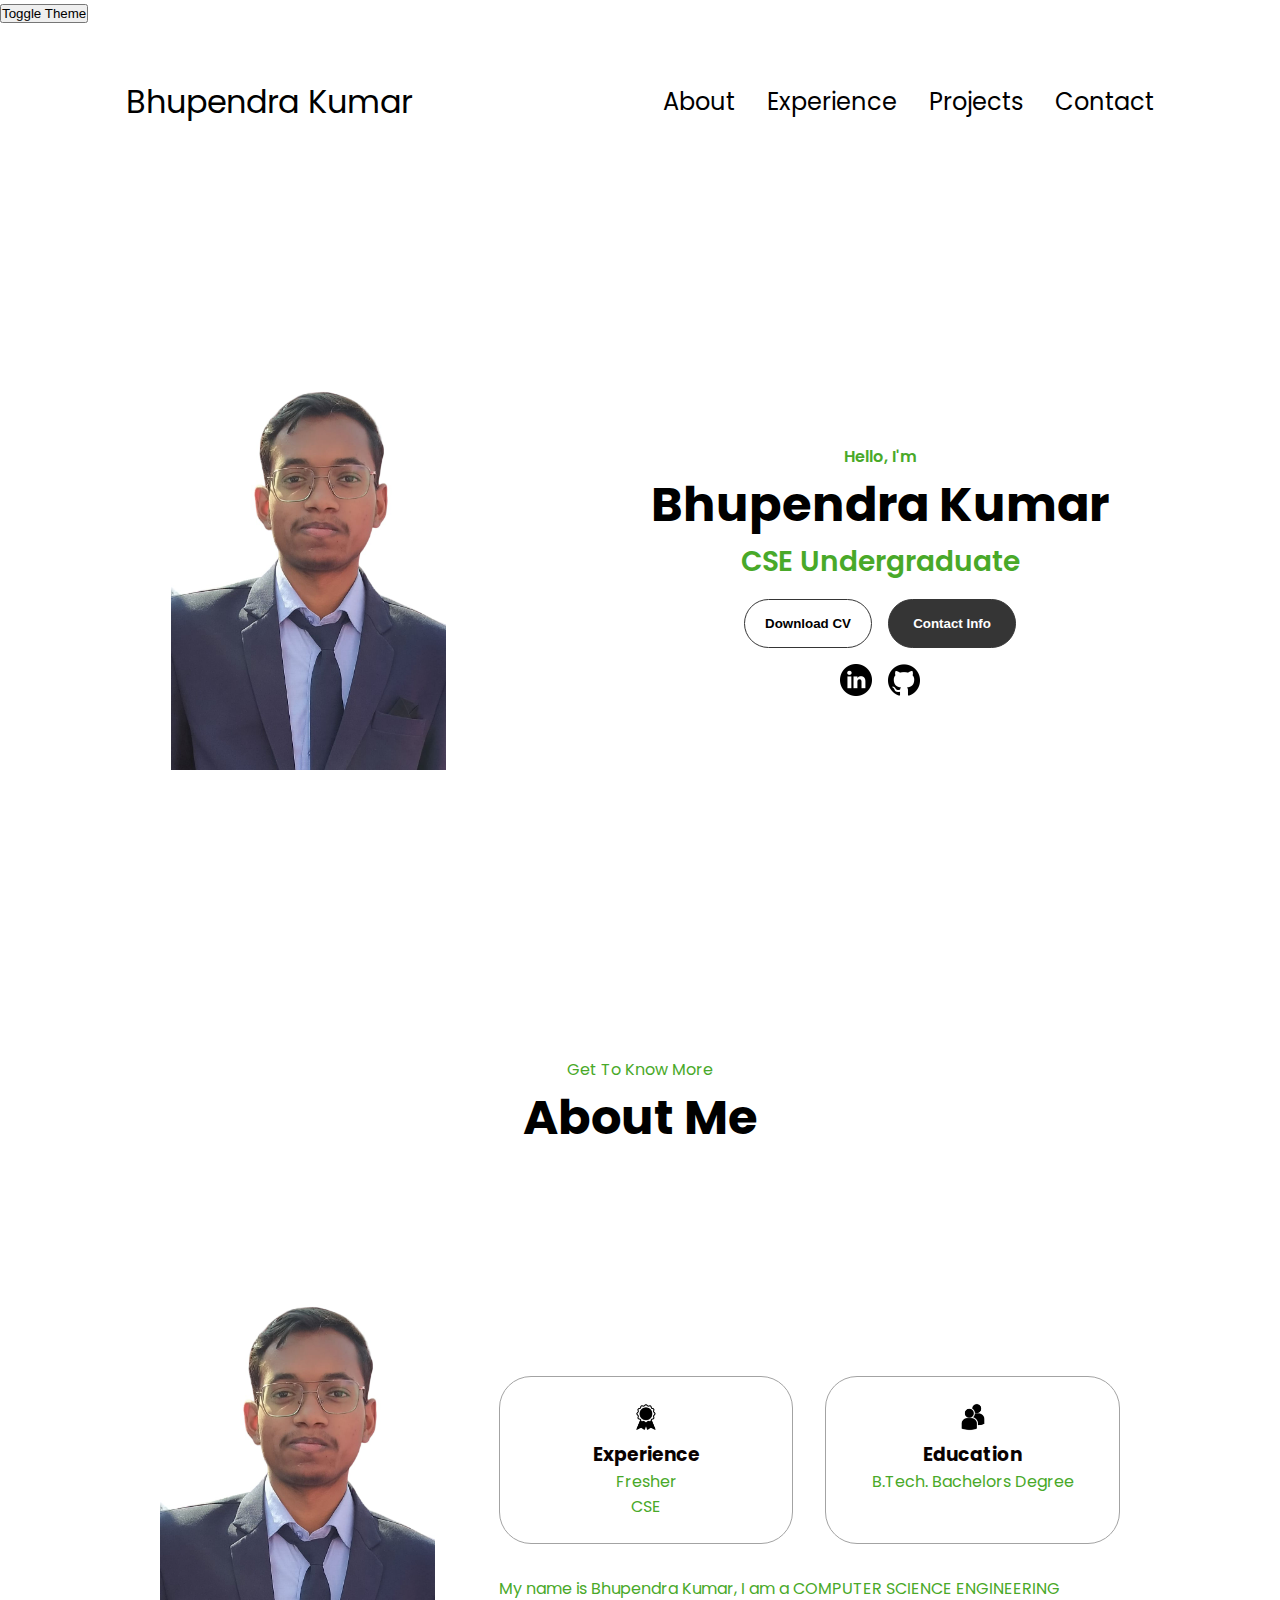
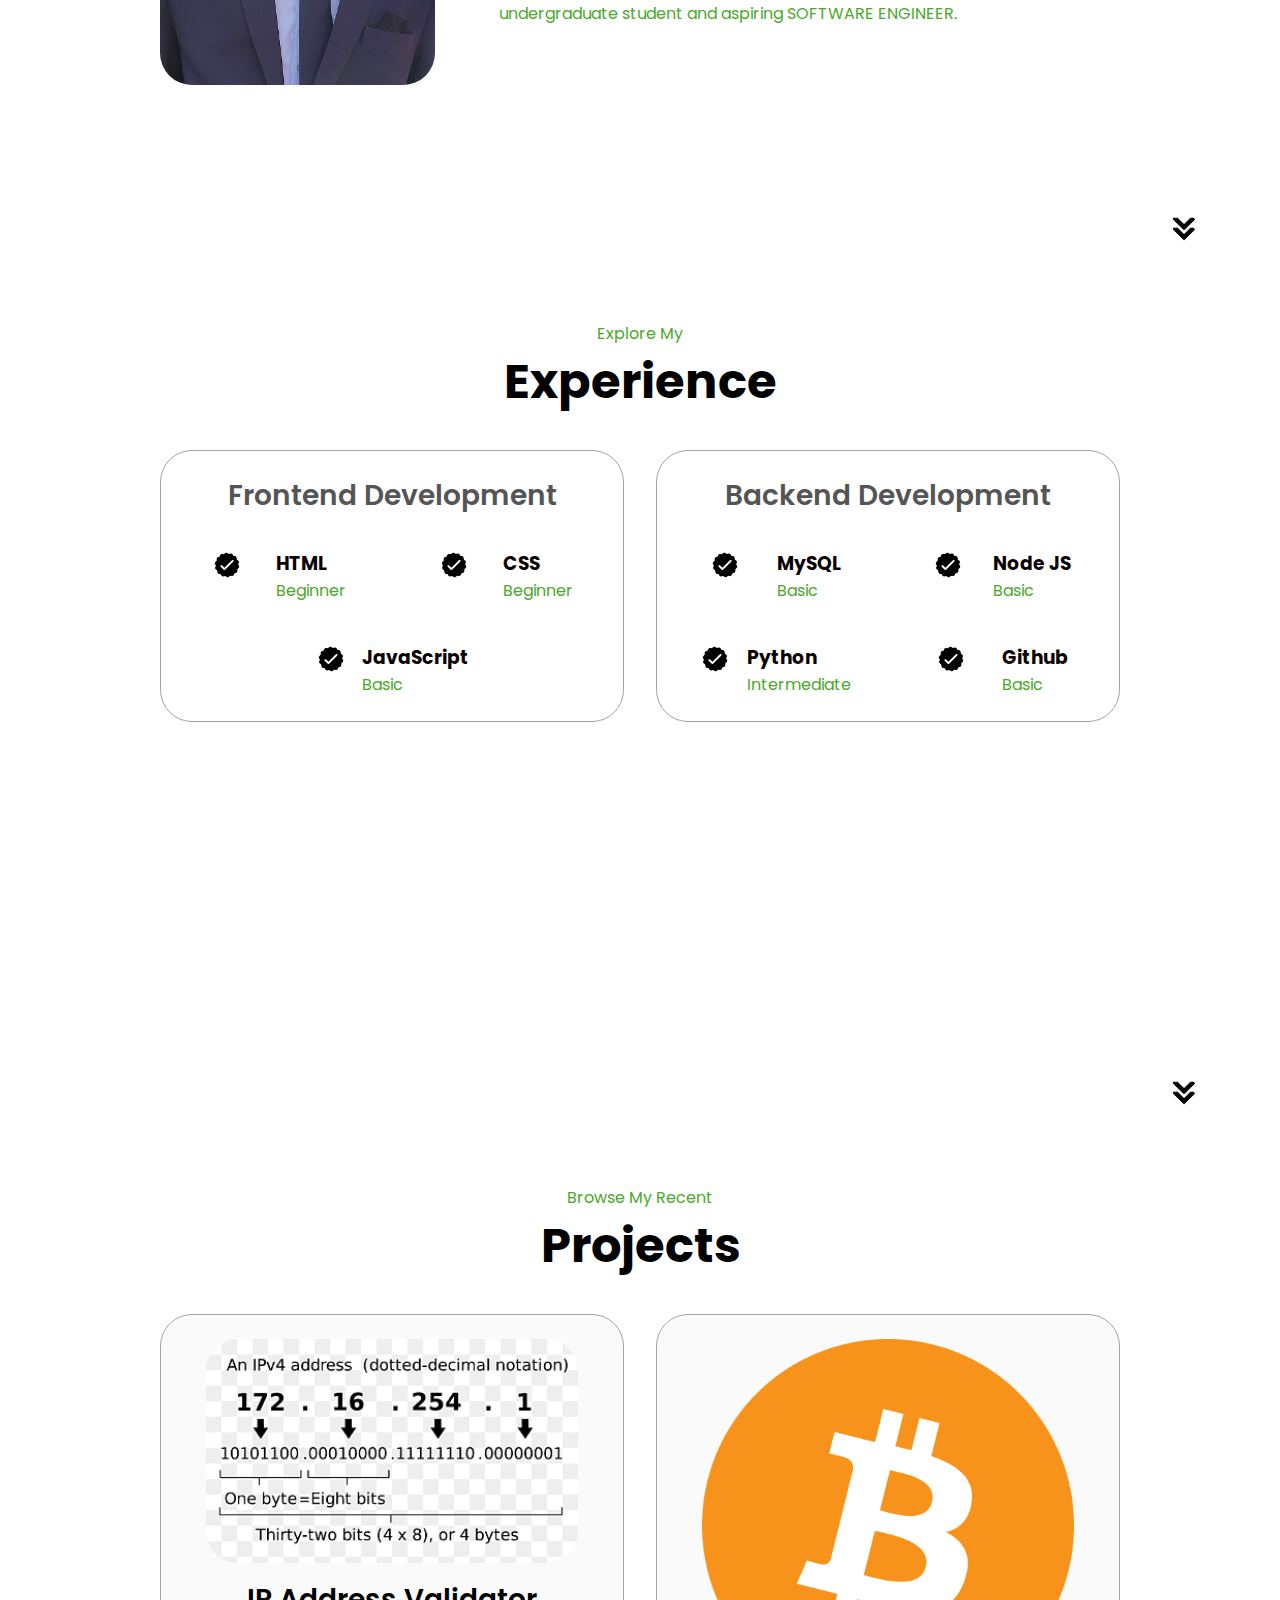
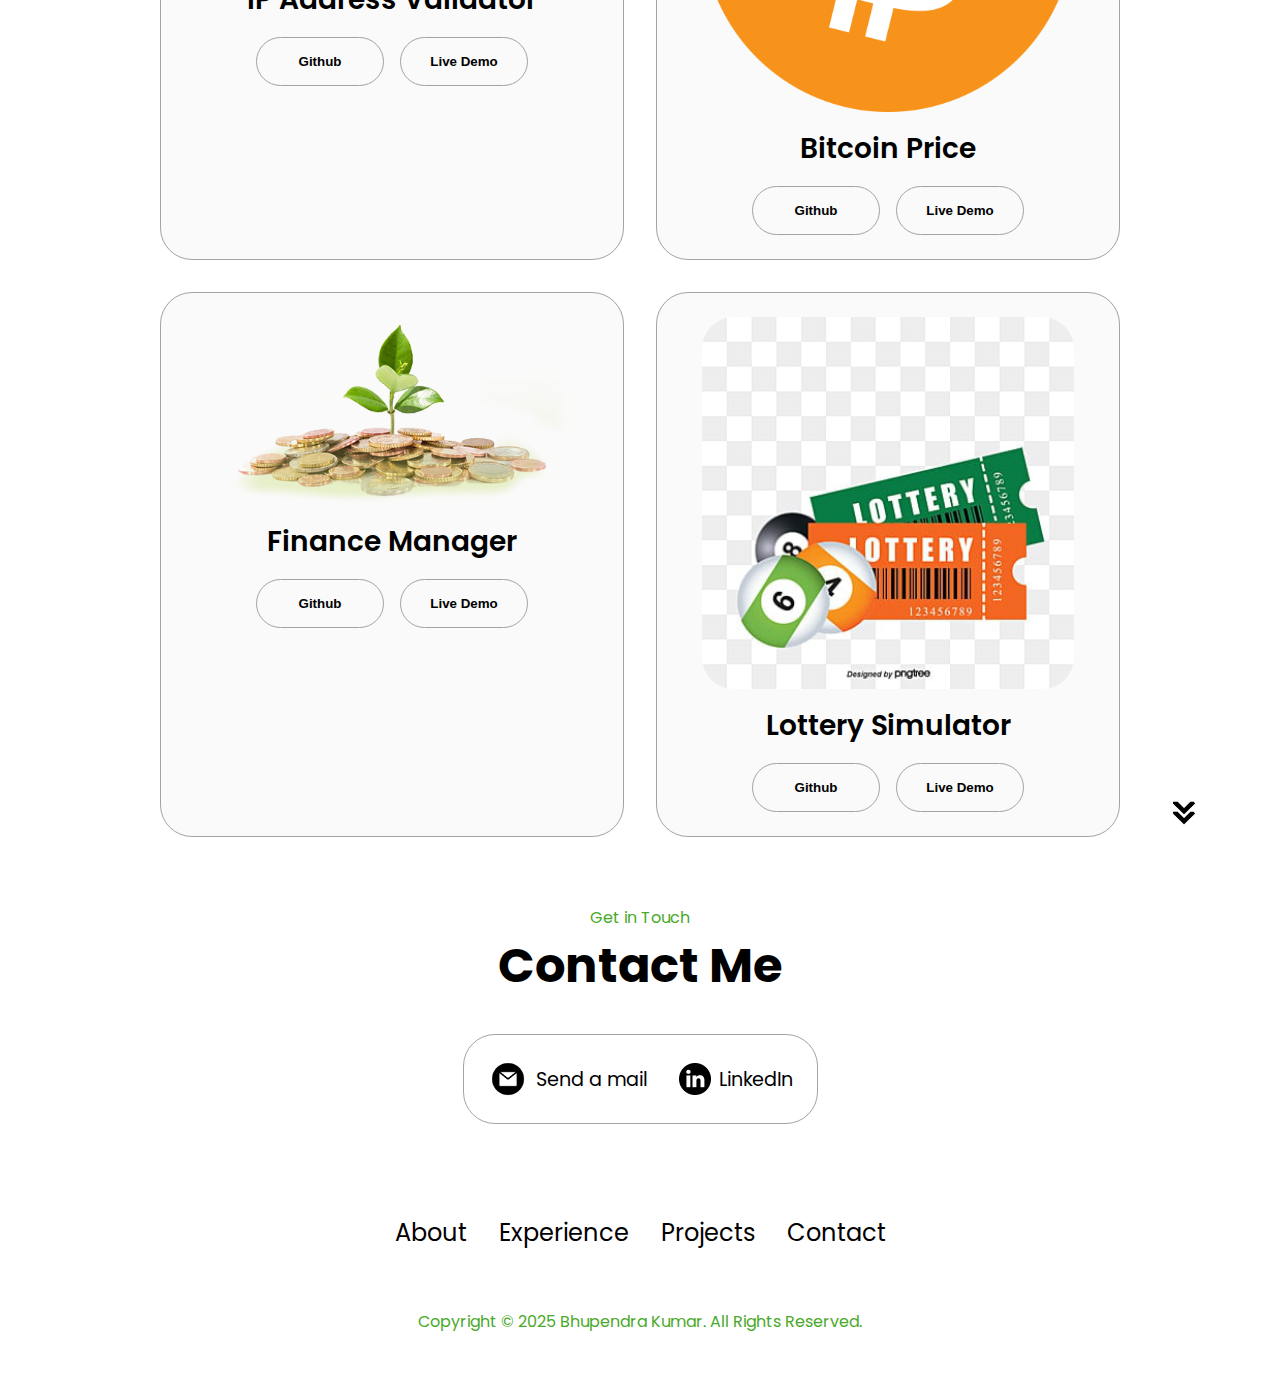
<file: index.html>
<!DOCTYPE html>
<html lang="en">
  <head>
    <meta charset="UTF-8" />
    <meta http-equiv="X-UA-Compatible" content="IE=edge" />
    <meta name="viewport" content="width=device-width, initial-scale=1.0" />
    <title>Home</title>
    <link rel="stylesheet" href="style.css" />
    <link rel="stylesheet" href="mediaqueries.css" />
  </head>
  <body>
    <!-- Theme Toggle Button -->
    <button id="theme-toggle" onclick="toggleTheme()">Toggle Theme</button>

    <nav id="desktop-nav">
      <div class="logo">Bhupendra Kumar</div>
      <div>
        <ul class="nav-links">
          <li><a href="#about">About</a></li>
          <li><a href="#experience">Experience</a></li>
          <li><a href="#projects">Projects</a></li>
          <li><a href="#contact">Contact</a></li>
        </ul>
      </div>
    </nav>
    
    <nav id="hamburger-nav">
      <div class="logo">Bhupendra Kumar</div>
      <div class="hamburger-menu">
        <div class="hamburger-icon" onclick="toggleMenu()">
          <span></span>
          <span></span>
          <span></span>
        </div>
        <div class="menu-links">
          <li><a href="#about" onclick="toggleMenu()">About</a></li>
          <li><a href="#experience" onclick="toggleMenu()">Experience</a></li>
          <li><a href="#projects" onclick="toggleMenu()">Projects</a></li>
          <li><a href="#contact" onclick="toggleMenu()">Contact</a></li>
        </div>
      </div>
    </nav>
    <!-- Profile -->
    <section id="profile">
      <div class="section__pic-container">
        <img src="./assets/profile-pic.png" alt="bhupendra-kumar profile picture" />
      </div>
      <div class="section__text">
        <p class="section__text__p1">Hello, I'm</p>
        <h1 class="title">Bhupendra Kumar</h1>
        <p class="section__text__p2">CSE Undergraduate</p>
        <div class="btn-container">
          <button
            class="btn btn-color-2"
            onclick="window.open('./assets/resume-example.pdf')"
          >
            Download CV
          </button>
          <button class="btn btn-color-1" onclick="location.href='./#contact'">
            Contact Info
          </button>
        </div>
        <div id="socials-container">
          <img
            src="./assets/linkedin.png"
            alt="My LinkedIn profile"
            class="icon"
            onclick="location.href='https://in.linkedin.com/in/bhupendra-kumar-783a93210'"
          />
          <img
            src="./assets/github.png"
            alt="My Github profile"
            class="icon"
            onclick="location.href='https://github.com/Dbhupendra70'"
          />
        </div>
      </div>
    </section>
    <section id="about">
      <p class="section__text__p1">Get To Know More</p>
      <h1 class="title">About Me</h1>
      <div class="section-container">
        <div class="section__pic-container">
          <img
            src="./assets/about-pic.png"
            alt="Profile picture"
            class="about-pic"
          />
        </div>
        <div class="about-details-container">
          <div class="about-containers">
            <div class="details-container">
              <img
                src="./assets/experience.png"
                alt="Experience icon"
                class="icon"
              />
              <h3>Experience</h3>
              <p>Fresher <br /> CSE</p>
            </div>
            <div class="details-container">
              <img
                src="./assets/education.png"
                alt="Education icon"
                class="icon"
              />
              <h3>Education</h3>
              <p>B.Tech. Bachelors Degree<br /></p>
            </div>
          </div>
          <div class="text-container">
            <p>
              My name is Bhupendra Kumar, I am a COMPUTER SCIENCE ENGINEERING undergraduate student and aspiring SOFTWARE ENGINEER.
            </p>
          </div>
        </div>
      </div>
      <img
        src="./assets/arrow.png"
        alt="Arrow icon"
        class="icon arrow"
        onclick="location.href='./#experience'"
      />
    </section>
    <section id="experience">
      <p class="section__text__p1">Explore My</p>
      <h1 class="title">Experience</h1>
      <div class="experience-details-container">
        <div class="about-containers">
          <div class="details-container">
            <h2 class="experience-sub-title">Frontend Development</h2>
            <div class="article-container">
              <article>
                <img
                  src="./assets/checkmark.png"
                  alt="Experience icon"
                  class="icon"
                />
                <div>
                  <h3>HTML</h3>
                  <p>Beginner</p>
                </div>
              </article>
              <article>
                <img
                  src="./assets/checkmark.png"
                  alt="Experience icon"
                  class="icon"
                />
                <div>
                  <h3>CSS</h3>
                  <p>Beginner</p>
                </div>
              </article>
              <article>
                <img
                  src="./assets/checkmark.png"
                  alt="Experience icon"
                  class="icon"
                />
                <div>
                  <h3>JavaScript</h3>
                  <p>Basic</p>
                </div>
              </article>
            </div>
          </div>

          <div class="details-container">
            <h2 class="experience-sub-title">Backend Development</h2>
            <div class="article-container">
              <article>
                <img
                  src="./assets/checkmark.png"
                  alt="Experience icon"
                  class="icon"
                />
                <div>
                  <h3>MySQL</h3>
                  <p>Basic</p>
                </div>
              </article>
              <article>
                <img
                  src="./assets/checkmark.png"
                  alt="Experience icon"
                  class="icon"
                />
                <div>
                  <h3>Node JS</h3>
                  <p>Basic</p>
                </div>
              </article>
              <article>
                <img
                  src="./assets/checkmark.png"
                  alt="Experience icon"
                  class="icon"
                />
                <div>
                  <h3>Python</h3>
                  <p>Intermediate</p>
                </div>
              </article>
              <article>
                <img
                  src="./assets/checkmark.png"
                  alt="Experience icon"
                  class="icon"
                />
                <div>
                  <h3>Github</h3>
                  <p>Basic</p>
                </div>
              </article>
            </div>
          </div>
        </div>
      </div>
      <img
        src="./assets/arrow.png"
        alt="Arrow icon"
        class="icon arrow"
        onclick="location.href='./#projects'"
      />
    </section>
    <section id="projects">
      <p class="section__text__p1">Browse My Recent</p>
      <h1 class="title">Projects</h1>
      <div class="experience-details-container">
        <div class="about-containers">

          <div class="details-container color-container">
            <div class="article-container">
              <img
                src="./assets/ipAddress.png"
                alt="Project 2"
                class="project-img"
              />
            </div>
            <h2 class="experience-sub-title project-title">IP Address Validator</h2>
            <div class="btn-container">
              <button
                class="btn btn-color-2 project-btn"
                onclick="location.href='https://github.com/Dbhupendra70/portfolio_website/blob/main/ipAddress.html'"
              >
                Github
              </button>
              <button class="btn btn-color-2 project-btn" onclick="location.href='./ipAddress.html'">
              Live Demo
              </button>
            </div> 
          </div>

          <div class="details-container color-container">
            <div class="article-container">
              <img
                src="./assets/bitcoin-logo.png"
                alt="Project 2"
                class="project-img"
              />
            </div>
            <h2 class="experience-sub-title project-title">Bitcoin Price</h2>
            <div class="btn-container">
              <button
                class="btn btn-color-2 project-btn"
                onclick="location.href='https://github.com/Dbhupendra70/portfolio_website/blob/main/bitcoin.html'"
              >
                Github
              </button>
              <button class="btn btn-color-2 project-btn" onclick="location.href='./bitcoin.html'">
              Live Demo
              </button>
            </div> 
          </div>

          <div class="details-container color-container">
            <div class="article-container">
              <img
                src="./assets/finance.png"
                alt="Project 1"
                class="project-img"
              />
            </div>
            <h2 class="experience-sub-title project-title">Finance Manager</h2>
            <div class="btn-container">
              <button
                class="btn btn-color-2 project-btn"
                onclick="location.href='https://github.com/Dbhupendra70/multi_user_finances_tracker'"
              >
                Github
              </button>
              <button
                class="btn btn-color-2 project-btn"
                onclick="location.href='https://github.com/Dbhupendra70/multi_user_finances_tracker'"
              >
                Live Demo
              </button>
            </div>
          </div>


          <div class="details-container color-container">
            <div class="article-container">
              <img
                src="./assets/lottery.png"
                alt="Project 3"
                class="project-img"
              />
            </div>
            <h2 class="experience-sub-title project-title">Lottery Simulator</h2>
            <div class="btn-container">
              <button
                class="btn btn-color-2 project-btn"
                onclick="location.href='https://github.com/Dbhupendra70/portfolio-project'"
              >
                Github
              </button>
              <button
                class="btn btn-color-2 project-btn"
                onclick="location.href='https://github.com/Dbhupendra70/portfolio-project'"
              >
                Live Demo
              </button>
            </div>
          </div>
        </div>
      </div>
      <img
        src="./assets/arrow.png"
        alt="Arrow icon"
        class="icon arrow"
        onclick="location.href='./#contact'"
      />
    </section>
    <section id="contact">
      <p class="section__text__p1">Get in Touch</p>
      <h1 class="title">Contact Me</h1>
      <div class="contact-info-upper-container">
        <div class="contact-info-container">
          <img
            src="./assets/email.png"
            alt="Email icon"
            class="icon contact-icon email-icon"
          />
          <p><a href="mailto:bhupendra4.code@gmail.com">Send a mail</a></p>
        </div>
        <div class="contact-info-container">
          <img
            src="./assets/linkedin.png"
            alt="LinkedIn icon"
            class="icon contact-icon"
          />
          <p><a href="https://in.linkedin.com/in/bhupendra-kumar-783a93210">LinkedIn</a></p>
        </div>
      </div>
    </section>
    <footer>
      <nav>
        <div class="nav-links-container">
          <ul class="nav-links">
            <li><a href="#about">About</a></li>
            <li><a href="#experience">Experience</a></li>
            <li><a href="#projects">Projects</a></li>
            <li><a href="#contact">Contact</a></li>
          </ul>
        </div>
      </nav>
      <p>Copyright &#169;  2025 Bhupendra Kumar. All Rights Reserved.</p>
    </footer>
    <script src="script.js"></script>
  </body>
</html>
</file>
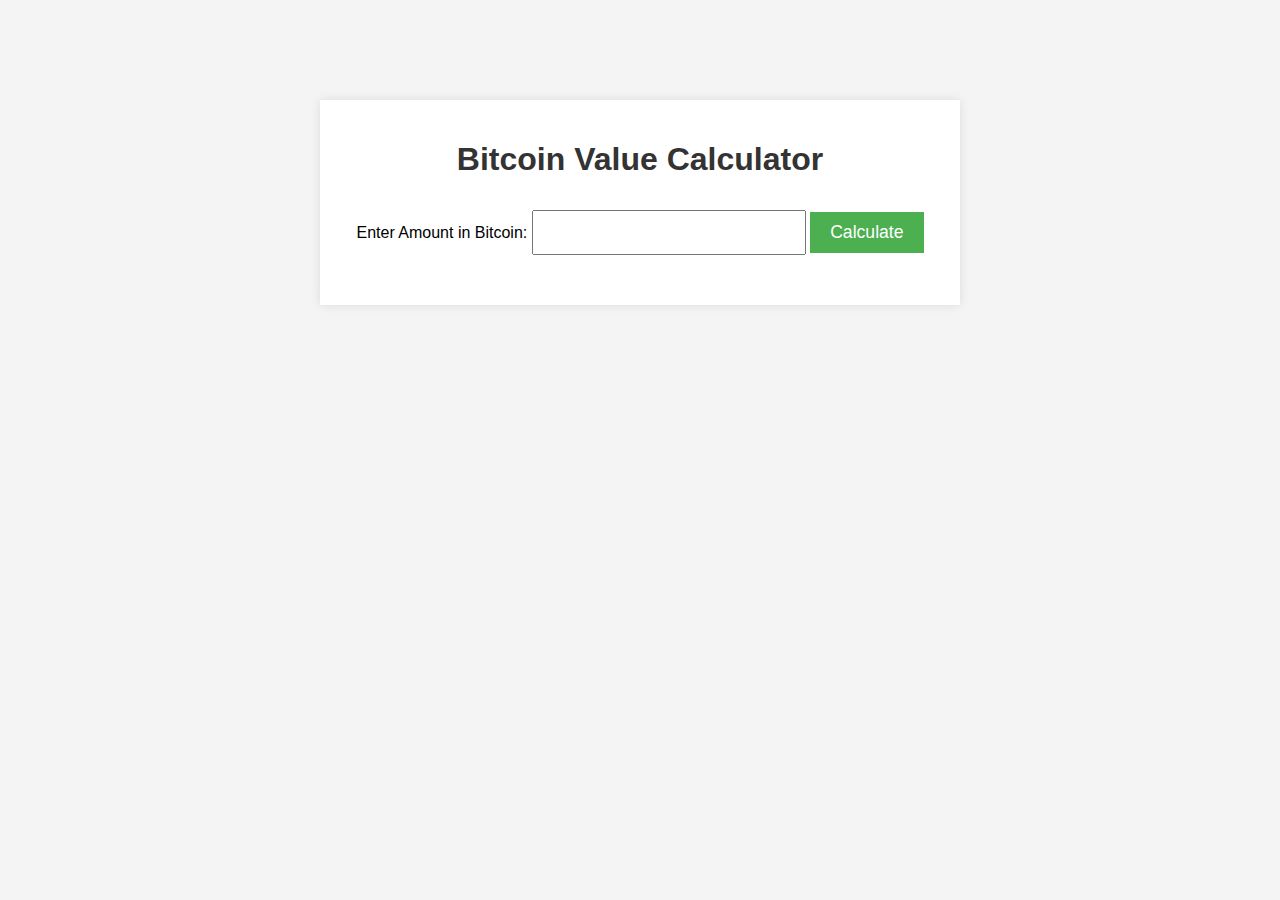
<file: bitcoin.html>
<!DOCTYPE html>
<html lang="en">
<head>
    <meta charset="UTF-8">
    <meta name="viewport" content="width=device-width, initial-scale=1.0">
    <title>Bitcoin Value Calculator</title>
    <style>
        body {
            font-family: Arial, sans-serif;
            background-color: #f4f4f4;
            margin: 0;
            padding: 0;
        }

        .container {
            max-width: 600px;
            margin: 100px auto;
            padding: 20px;
            background-color: #fff;
            box-shadow: 0 0 10px rgba(0, 0, 0, 0.1);
            text-align: center;
        }

        h1 {
            color: #333;
        }

        form {
            margin-bottom: 20px;
        }

        input[type="number"] {
            padding: 10px;
            width: 100%;
            max-width: 250px;
            font-size: 1.1rem;
            margin: 10px 0;
        }

        button {
            padding: 10px 20px;
            font-size: 1.1rem;
            background-color: #4CAF50;
            color: white;
            border: none;
            cursor: pointer;
        }

        button:hover {
            background-color: #45a049;
        }

        h2 {
            color: #333;
        }

        .result {
            font-size: 1.2rem;
            margin-top: 20px;
            color: #333;
        }
    </style>
</head>
<body>
    <div class="container">
        <h1>Bitcoin Value Calculator</h1>
        <form id="btc-form">
            <label for="btc-amount">Enter Amount in Bitcoin:</label>
            <input type="number" id="btc-amount" name="btc-amount" step="any" required>
            <button type="submit">Calculate</button>
        </form>

        <div id="result" class="result"></div>
    </div>

    <script>
        document.getElementById('btc-form').addEventListener('submit', function(event) {
            event.preventDefault(); // Prevent form from submitting normally

            const btcAmount = document.getElementById('btc-amount').value;
            if (btcAmount <= 0 || isNaN(btcAmount)) {
                document.getElementById('result').innerHTML = "Please enter a valid number.";
                return;
            }

            // Call the CoinDesk API to get the current Bitcoin price
            fetch('https://api.coincap.io/v2/assets/bitcoin')
                .then(response => response.json())
                .then(data => {
                    const btcPrice = data.data.priceUsd;
                    const amountInUsd = btcAmount *  Number(btcPrice);
                    document.getElementById('result').innerHTML = `
                        The value of ${btcAmount} BTC is: <strong>$${amountInUsd.toFixed(2)}</strong>
                    `;
                })
                .catch(error => {
                    document.getElementById('result').innerHTML = "Error: Unable to fetch data.";
                    console.error('Error fetching the CoinDesk API:', error);
                });
        });
    </script>
</body>
</html>
</file>
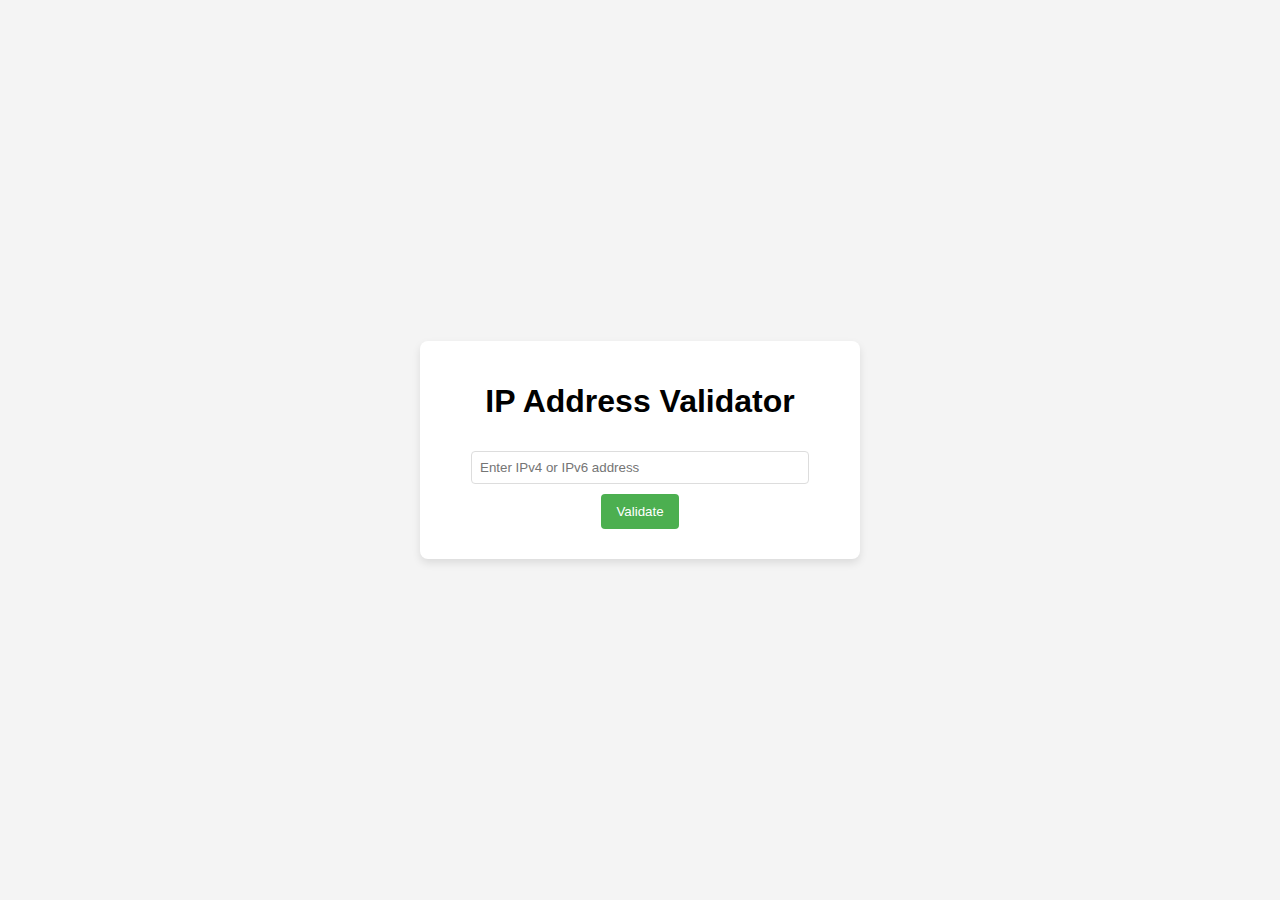
<file: ipAddress.html>
<!DOCTYPE html>
<html lang="en">
<head>
    <meta charset="UTF-8">
    <meta name="viewport" content="width=device-width, initial-scale=1.0">
    <title>IP Address Validator</title>
    <style>
        body {
            font-family: Arial, sans-serif;
            margin: 0;
            padding: 0;
            background-color: #f4f4f4;
            display: flex;
            justify-content: center;
            align-items: center;
            height: 100vh;
        }

        .container {
            background-color: #fff;
            padding: 20px;
            border-radius: 8px;
            box-shadow: 0 4px 8px rgba(0, 0, 0, 0.1);
            text-align: center;
            width: 100%;
            max-width: 400px;
        }

        input {
            width: 80%;
            padding: 8px;
            margin: 10px 0;
            border: 1px solid #ddd;
            border-radius: 4px;
        }

        button {
            padding: 10px 15px;
            background-color: #4CAF50;
            color: white;
            border: none;
            border-radius: 4px;
            cursor: pointer;
        }

        button:hover {
            background-color: #45a049;
        }

        #result {
            margin-top: 10px;
            font-size: 16px;
        }
    </style>
</head>
<body>

    <div class="container">
        <h1>IP Address Validator</h1>
        <form id="ip-form">
            <input type="text" id="ip-input" placeholder="Enter IPv4 or IPv6 address" required>
            <button type="submit">Validate</button>
        </form>
        <div id="result"></div>
    </div>

    <script>
        // Function to validate IPv4
        function validateIPv4(ip) {
            const ipv4Pattern = /^(25[0-5]|2[0-4][0-9]|1[0-9]{2}|[1-9]?[0-9])\.(25[0-5]|2[0-4][0-9]|1[0-9]{2}|[1-9]?[0-9])\.(25[0-5]|2[0-4][0-9]|1[0-9]{2}|[1-9]?[0-9])\.(25[0-5]|2[0-4][0-9]|1[0-9]{2}|[1-9]?[0-9])$/;
            return ipv4Pattern.test(ip);
        }

        // Function to validate IPv6
        function validateIPv6(ip) {
            const ipv6Pattern = /^([0-9a-fA-F]{1,4}:){7}[0-9a-fA-F]{1,4}$/;
            return ipv6Pattern.test(ip);
        }

        // Function to handle form submission and validate the IP address
        document.getElementById("ip-form").addEventListener("submit", function(event) {
            event.preventDefault();
            
            const ipInput = document.getElementById("ip-input").value.trim();
            const resultDiv = document.getElementById("result");
            
            if (validateIPv4(ipInput)) {
                resultDiv.textContent = `${ipInput} is a valid IPv4 address.`;
                resultDiv.style.color = "green";
            } else if (validateIPv6(ipInput)) {
                resultDiv.textContent = `${ipInput} is a valid IPv6 address.`;
                resultDiv.style.color = "green";
            } else {
                resultDiv.textContent = `${ipInput} is not a valid IP address.`;
                resultDiv.style.color = "red";
            }
        });
    </script>

</body>
</html>
</file>
<file: style.css>
/* GENERAL */

@import url("https://fonts.googleapis.com/css2?family=Poppins:wght@300;400;500;600&display=swap");

* {
  margin: 0;
  padding: 0;
}

body {
  font-family: "Poppins", sans-serif;
}

html {
  scroll-behavior: smooth;
}

p {
  color: rgb(73, 169, 41);
}

/* DARK THEME STYLES */
.dark-theme {
  background-color: #121212; /* Dark background */
  color: white; /* Light text color */
}

.dark-theme .menu-links {
  background-color: #1e1e1e; /* Dark background for menu */
}

.dark-theme .menu-links a {
  color: white; /* Light text color for menu items */
}

.dark-theme nav {
  background-color: #1e1e1e; /* Dark nav background */
}

.dark-theme a {
  color: white; /* Light links */
}

.dark-theme .about-details-container , .about-containers {
  color: #0a0202; /* Lighter gray text for experience */
}

.dark-theme footer {
  background-color: #1e1e1e; /* Dark footer background */
}

.dark-theme .btn {
  background-color: #333; /* Dark buttons */
  color: white;
  border-color: #555;
}

.dark-theme .hamburger-icon span {
  background-color: white; /* Light color for hamburger lines in dark mode */
}


/* TRANSITION */

a,
.btn {
  transition: all 300ms ease;
}

/* DESKTOP NAV */

nav,
.nav-links {
  display: flex;
}

nav {
  justify-content: space-around;
  align-items: center;
  height: 17vh;
}

.nav-links {
  gap: 2rem;
  list-style: none;
  font-size: 1.5rem;
}

a {
  color: black;
  text-decoration: none;
  text-decoration-color: white;
}

a:hover {
  color: grey;
  text-decoration: underline;
  text-underline-offset: 1rem;
  text-decoration-color: rgb(137, 111, 111);
}

.logo {
  font-size: 2rem;
}

.logo:hover {
  cursor: default;
}

/* HAMBURGER MENU */

#hamburger-nav {
  display: none;
}

.hamburger-menu {
  position: relative;
  display: inline-block;
}

.hamburger-icon span {
  display: block;
  width: 100%;
  height: 4px;
  background-color: black; /* Change this color if needed */
  border-radius: 10px;
  transition: all 0.3s ease-in-out;
}

.hamburger-icon {
  display: flex;
  flex-direction: column;
  justify-content: space-between;
  height: 24px;
  width: 30px;
  cursor: pointer;
}

.menu-links {
  position: absolute;
  top: 100%;
  right: 0;
  background-color: rgb(243, 234, 234); /* Change this if needed for visibility */
  width: fit-content;
  max-height: 0;
  overflow: hidden;
  transition: all 0.3 ease-in-out;
}

.menu-links a {
  display: block;
  padding: 10px;
  text-align: center;
  font-size: 1.5rem;
  color: black; /* Change this if needed for visibility */
  text-decoration: none;
  transition: all 0.3 ease-in-out;
}

.menu-links li {
  list-style: none;
}

.menu-links.open {
  max-height: 300px;
}

.hamburger-icon.open span:first-child {
  transform: rotate(45deg) translate(10px, 5px);
}

.hamburger-icon.open span:nth-child(2) {
  opacity: 0;
}

.hamburger-icon.open span:last-child {
  transform: rotate(-45deg) translate(10px, -5px);
}

.hamburger-icon span:first-child {
  transform: none;
}

.hamburger-icon span:first-child {
  opacity: 1;
}

.hamburger-icon span:first-child {
  transform: none;
} 

/* SECTIONS */

section {
  padding-top: 4vh;
  height: 96vh;
  margin: 0 10rem;
  box-sizing: border-box;
  min-height: fit-content;
}

.section-container {
  display: flex;
}

/* PROFILE SECTION */

#profile {
  display: flex;
  justify-content: center;
  gap: 5rem;
  height: 80vh;
}

.section__pic-container {
  display: flex;
  height: 400px;
  width: 400px;
  margin: auto 0;
}

.section__text {
  align-self: center;
  text-align: center;
}

.section__text p {
  font-weight: 600;
}

.section__text__p1 {
  text-align: center;
}

.section__text__p2 {
  font-size: 1.75rem;
  margin-bottom: 1rem;
}

.title {
  font-size: 3rem;
  text-align: center;
}

#socials-container {
  display: flex;
  justify-content: center;
  margin-top: 1rem;
  gap: 1rem;
}

/* ICONS */

.icon {
  cursor: pointer;
  height: 2rem;
}

/* BUTTONS */

.btn-container {
  display: flex;
  justify-content: center;
  gap: 1rem;
}

.btn {
  font-weight: 600;
  transition: all 300ms ease;
  padding: 1rem;
  width: 8rem;
  border-radius: 2rem;
}

.btn-color-1,
.btn-color-2 {
  border: rgb(53, 53, 53) 0.1rem solid;
}

.btn-color-1:hover,
.btn-color-2:hover {
  cursor: pointer;
}

.btn-color-1,
.btn-color-2:hover {
  background: rgb(53, 53, 53);
  color: white;
}

.btn-color-1:hover {
  background: rgb(0, 0, 0);
}

.btn-color-2 {
  background: none;
}

.btn-color-2:hover {
  border: rgb(255, 255, 255) 0.1rem solid;
}

.btn-container {
  gap: 1rem;
}

/* ABOUT SECTION */

#about {
  position: relative;
}

.about-containers {
  gap: 2rem;
  margin-bottom: 2rem;
  margin-top: 2rem;
}

.about-details-container {
  justify-content: center;
  flex-direction: column;
}

.about-containers,
.about-details-container {
  display: flex;
}

.about-pic {
  border-radius: 2rem;
}

.arrow {
  position: absolute;
  right: -5rem;
  bottom: 2.5rem;
}

.details-container {
  padding: 1.5rem;
  flex: 1;
  background: white;
  border-radius: 2rem;
  border: rgb(53, 53, 53) 0.1rem solid;
  border-color: rgb(163, 163, 163);
  text-align: center;
}

.section-container {
  gap: 4rem;
  height: 80%;
}

.section__pic-container {
  height: 400px;
  width: 400px;
  margin: auto 0;
}

/* EXPERIENCE SECTION */

#experience {
  position: relative;
}

.experience-sub-title {
  color: rgb(85, 85, 85);
  font-weight: 600;
  font-size: 1.75rem;
  margin-bottom: 2rem;
}

.experience-details-container {
  display: flex;
  justify-content: center;
  flex-direction: column;
}

.article-container {
  display: flex;
  text-align: initial;
  flex-wrap: wrap;
  flex-direction: row;
  gap: 2.5rem;
  justify-content: space-around;
}

article {
  display: flex;
  width: 10rem;
  justify-content: space-around;
  gap: 0.5rem;
}

article .icon {
  cursor: default;
}

/* PROJECTS SECTION */

#projects {
  position: relative;
}

.color-container {
  border-color: rgb(163, 163, 163);
  background: rgb(250, 250, 250);
}

.project-img {
  border-radius: 2rem;
  width: 90%;
  height: 90%;
}

.project-title {
  margin: 1rem;
  color: black;
}

.project-btn {
  color: black;
  border-color: rgb(163, 163, 163);
}

/* CONTACT */

#contact {
  display: flex;
  justify-content: center;
  flex-direction: column;
  height: 70vh;
}

.contact-info-upper-container {
  display: flex;
  justify-content: center;
  border-radius: 2rem;
  border: rgb(53, 53, 53) 0.1rem solid;
  border-color: rgb(163, 163, 163);
  background: (250, 250, 250);
  margin: 2rem auto;
  padding: 0.5rem;
}

.contact-info-container {
  display: flex;
  align-items: center;
  justify-content: center;
  gap: 0.5rem;
  margin: 1rem;
}

.contact-info-container p {
  font-size: larger;
}

.contact-icon {
  cursor: default;
}

.email-icon {
  height: 2.5rem;
}

/* FOOTER SECTION */

footer {
  height: 26vh;
  margin: 0 1rem;
}

footer p {
  text-align: center;
}
</file>
<file: mediaqueries.css>
@media screen and (max-width: 1400px) {
    #profile {
      height: 83vh;
      margin-bottom: 6rem;
    }
    .about-containers {
      flex-wrap: wrap;
    }
    #contact,
    #projects {
      height: fit-content;
    }
  }
  
  @media screen and (max-width: 1200px) {
    #desktop-nav {
      display: none;
    }
    #hamburger-nav {
      display: flex;
    }
    #experience,
    .experience-details-container {
      margin-top: 2rem;
    }
    #profile,
    .section-container {
      display: block;
    }
    .arrow {
      display: none;
    }
    section,
    .section-container {
      height: fit-content;
    }
    section {
      margin: 0 5%;
    }
    .section__pic-container {
      width: 275px;
      height: 275px;
      margin: 0 auto 2rem;
    }
    .about-containers {
      margin-top: 0;
    }
  }
  
  @media screen and (max-width: 600px) {
    #contact,
    footer {
      height: 40vh;
    }
    #profile {
      height: 83vh;
      margin-bottom: 0;
    }
    article {
      font-size: 1rem;
    }
    footer nav {
      height: fit-content;
      margin-bottom: 2rem;
    }
    .about-containers,
    .contact-info-upper-container,
    .btn-container {
      flex-wrap: wrap;
    }
    .contact-info-container {
      margin: 0;
    }
    .contact-info-container p,
    .nav-links li a {
      font-size: 1rem;
    }
    .experience-sub-title {
      font-size: 1.25rem;
    }
    .logo {
      font-size: 1.5rem;
    }
    .nav-links {
      flex-direction: column;
      gap: 0.5rem;
      text-align: center;
    }
    .section__pic-container {
      width: auto;
      height: 46vw;
      justify-content: center;
    }
    .section__text__p2 {
      font-size: 1.25rem;
    }
    .title {
      font-size: 2rem;
    }
    .text-container {
      text-align: justify;
    }
  }
</file>
